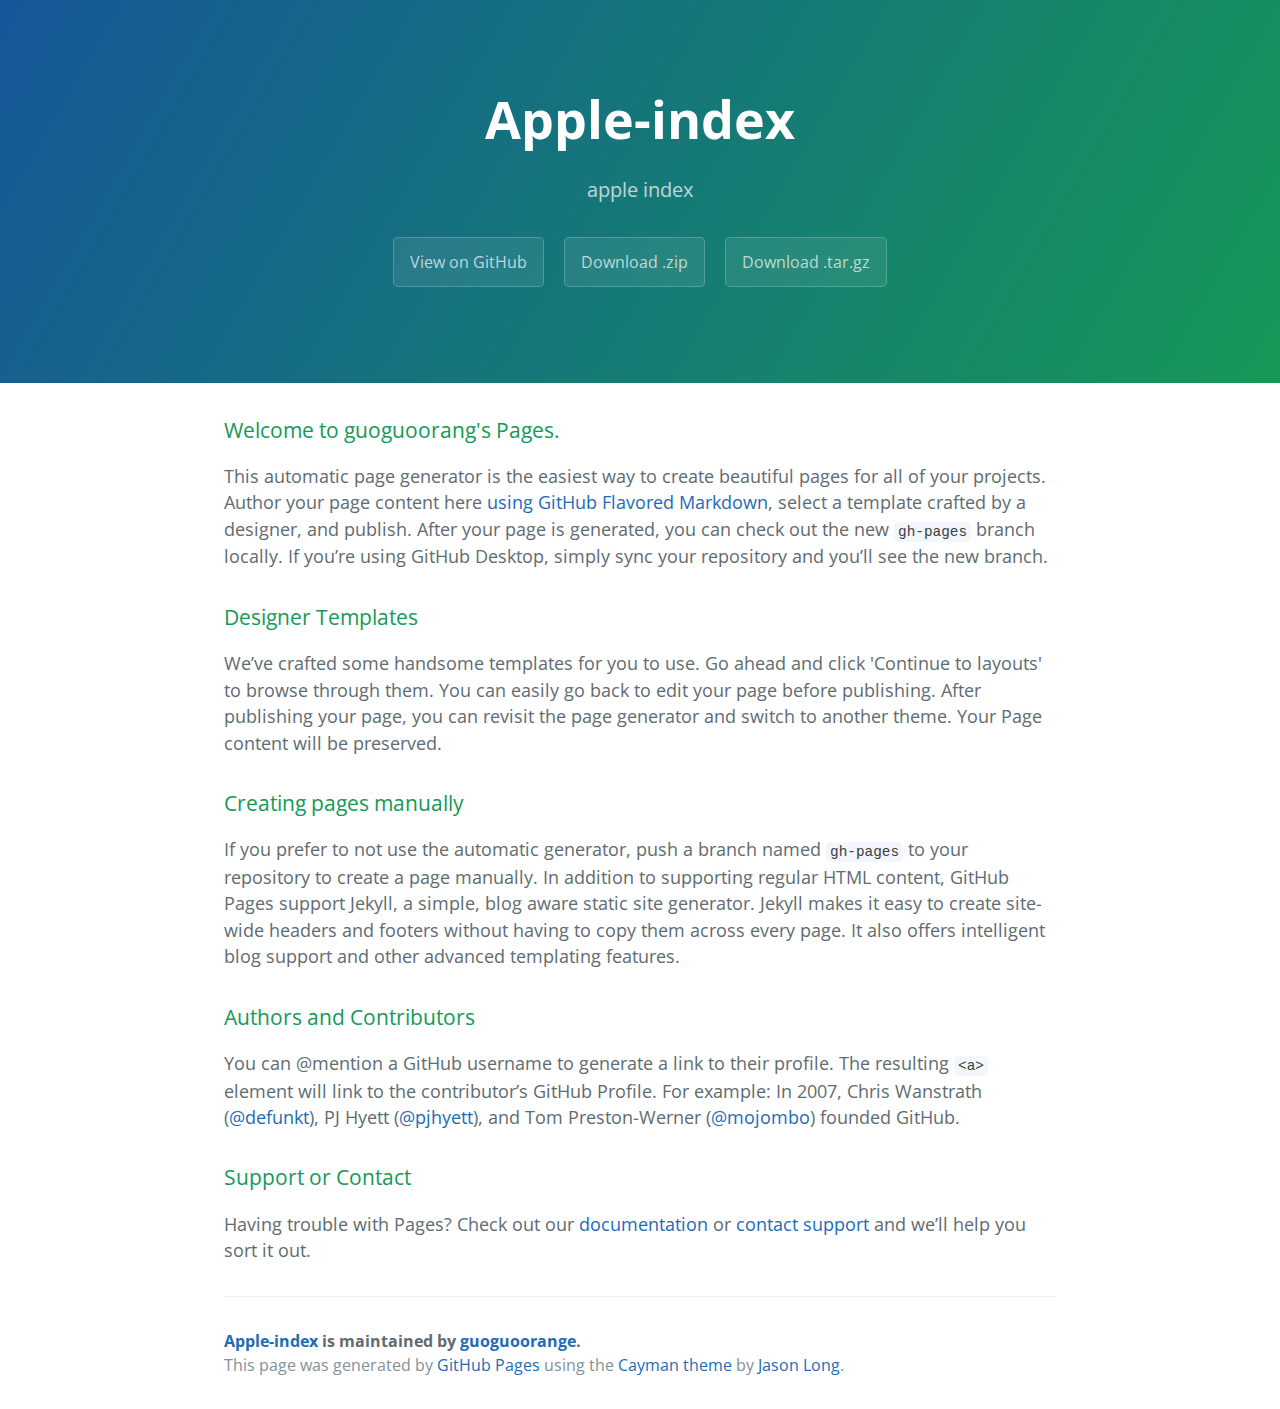
<file: index.html>
<!DOCTYPE html>
<html lang="en-us">
  <head>
    <meta charset="UTF-8">
    <title>Apple-index by guoguoorange</title>
    <meta name="viewport" content="width=device-width, initial-scale=1">
    <link rel="stylesheet" type="text/css" href="stylesheets/normalize.css" media="screen">
    <link href='https://fonts.googleapis.com/css?family=Open+Sans:400,700' rel='stylesheet' type='text/css'>
    <link rel="stylesheet" type="text/css" href="stylesheets/stylesheet.css" media="screen">
    <link rel="stylesheet" type="text/css" href="stylesheets/github-light.css" media="screen">
  </head>
  <body>
    <section class="page-header">
      <h1 class="project-name">Apple-index</h1>
      <h2 class="project-tagline">apple index</h2>
      <a href="https://github.com/guoguoorange/apple-index" class="btn">View on GitHub</a>
      <a href="https://github.com/guoguoorange/apple-index/zipball/master" class="btn">Download .zip</a>
      <a href="https://github.com/guoguoorange/apple-index/tarball/master" class="btn">Download .tar.gz</a>
    </section>

    <section class="main-content">
      <h3>
<a id="welcome-to-guoguoorangs-pages" class="anchor" href="#welcome-to-guoguoorangs-pages" aria-hidden="true"><span aria-hidden="true" class="octicon octicon-link"></span></a>Welcome to guoguoorang's Pages.</h3>

<p>This automatic page generator is the easiest way to create beautiful pages for all of your projects. Author your page content here <a href="https://guides.github.com/features/mastering-markdown/">using GitHub Flavored Markdown</a>, select a template crafted by a designer, and publish. After your page is generated, you can check out the new <code>gh-pages</code> branch locally. If you’re using GitHub Desktop, simply sync your repository and you’ll see the new branch.</p>

<h3>
<a id="designer-templates" class="anchor" href="#designer-templates" aria-hidden="true"><span aria-hidden="true" class="octicon octicon-link"></span></a>Designer Templates</h3>

<p>We’ve crafted some handsome templates for you to use. Go ahead and click 'Continue to layouts' to browse through them. You can easily go back to edit your page before publishing. After publishing your page, you can revisit the page generator and switch to another theme. Your Page content will be preserved.</p>

<h3>
<a id="creating-pages-manually" class="anchor" href="#creating-pages-manually" aria-hidden="true"><span aria-hidden="true" class="octicon octicon-link"></span></a>Creating pages manually</h3>

<p>If you prefer to not use the automatic generator, push a branch named <code>gh-pages</code> to your repository to create a page manually. In addition to supporting regular HTML content, GitHub Pages support Jekyll, a simple, blog aware static site generator. Jekyll makes it easy to create site-wide headers and footers without having to copy them across every page. It also offers intelligent blog support and other advanced templating features.</p>

<h3>
<a id="authors-and-contributors" class="anchor" href="#authors-and-contributors" aria-hidden="true"><span aria-hidden="true" class="octicon octicon-link"></span></a>Authors and Contributors</h3>

<p>You can @mention a GitHub username to generate a link to their profile. The resulting <code>&lt;a&gt;</code> element will link to the contributor’s GitHub Profile. For example: In 2007, Chris Wanstrath (<a href="https://github.com/defunkt" class="user-mention">@defunkt</a>), PJ Hyett (<a href="https://github.com/pjhyett" class="user-mention">@pjhyett</a>), and Tom Preston-Werner (<a href="https://github.com/mojombo" class="user-mention">@mojombo</a>) founded GitHub.</p>

<h3>
<a id="support-or-contact" class="anchor" href="#support-or-contact" aria-hidden="true"><span aria-hidden="true" class="octicon octicon-link"></span></a>Support or Contact</h3>

<p>Having trouble with Pages? Check out our <a href="https://help.github.com/pages">documentation</a> or <a href="https://github.com/contact">contact support</a> and we’ll help you sort it out.</p>

      <footer class="site-footer">
        <span class="site-footer-owner"><a href="https://github.com/guoguoorange/apple-index">Apple-index</a> is maintained by <a href="https://github.com/guoguoorange">guoguoorange</a>.</span>

        <span class="site-footer-credits">This page was generated by <a href="https://pages.github.com">GitHub Pages</a> using the <a href="https://github.com/jasonlong/cayman-theme">Cayman theme</a> by <a href="https://twitter.com/jasonlong">Jason Long</a>.</span>
      </footer>

    </section>

  
  </body>
</html>
</file>
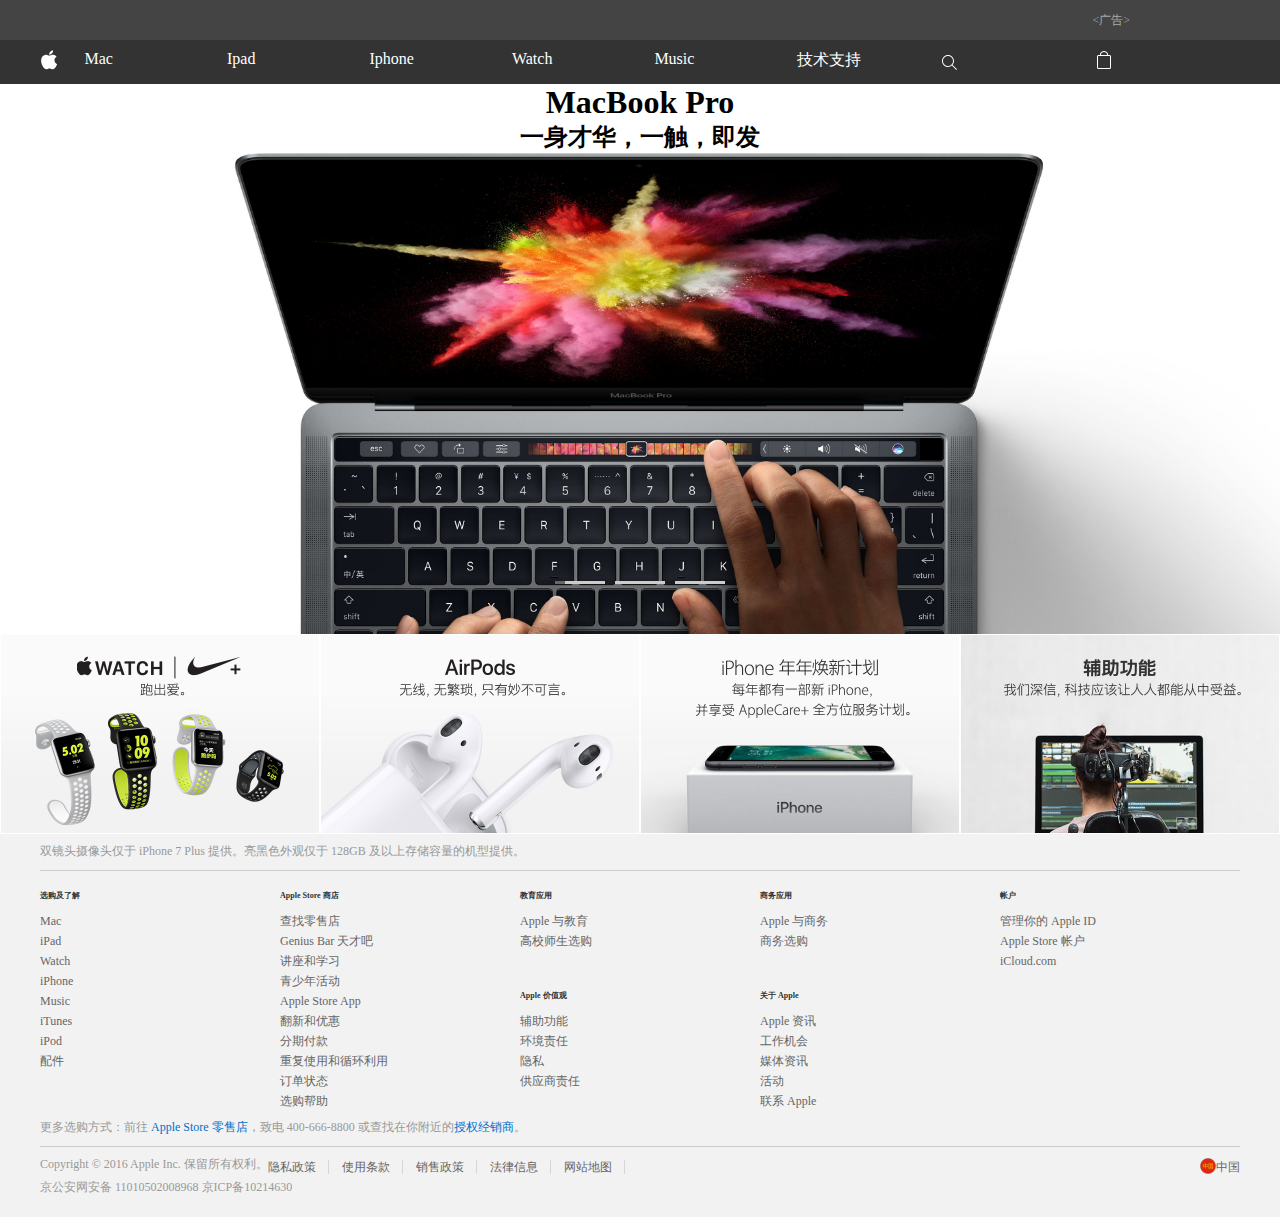
<file: apple/apple.html>
<!doctype html>
<html lang="en">
<head>
    <meta charset="UTF-8">
    <meta name="viewport"
          content="width=device-width, user-scalable=no, initial-scale=1.0, maximum-scale=1.0, minimum-scale=1.0">
    <meta http-equiv="X-UA-Compatible" content="ie=edge">
    <title>苹果官网</title>
    <link rel="stylesheet" href="index.css">
    <link rel="stylesheet" href="../css/apple.css">
    <script src="js/jquery.js"></script>
    <script src="js/apple.js"></script>

</head>
<body>
<div class="adv">
    <div class="adv-text">&lt;广告&gt;</div>
</div>
<div class="navbox">
    <div class="nav-innerbox">
        <ul>
            <li class="nav-xl">
                <div class="link-xl" href="#">
                    =
                    <ul class="son">
                        <li class="nav-mac">
                            <a class="link-mac" href="#" >Mac</a>
                        </li>
                        <li class="nav-ipad">
                            <a class="link-ipad" href="#">Ipad</a>
                        </li>
                        <li class="nav-iphone">
                            <a class="link-iphone" href="#">Iphone</a>
                        </li>
                        <li class="nav-watch">
                            <a class="link-watch" href="#">Watch</a>
                        </li>
                        <li class="nav-music">
                            <a class="link-music" href="#">Music</a>
                        </li>
                        <li class="nav-support">
                            <a class="link-support" href="#">技术支持</a>
                        </li>
                        <li class="nav-search" >
                            <a class="link-search" href="#">搜索apple.com</a>
                        </li>
                    </ul>
                </div>
            </li>
            <li class="nav-apple">
                <a class="link-apple" href="#"></a>
            </li>
            <li class="nav-mac">
                <a class="link-mac" href="#" >Mac</a>
            </li>
            <li class="nav-ipad">
                <a class="link-ipad" href="#">Ipad</a>
            </li>
            <li class="nav-iphone">
                <a class="link-iphone" href="#">Iphone</a>
            </li>
            <li class="nav-watch">
                <a class="link-watch" href="#">Watch</a>
            </li>
            <li class="nav-music">
                <a class="link-music" href="#">Music</a>
            </li>
            <li class="nav-support">
                <a class="link-support" href="#">技术支持</a>
            </li>
            <li class="nav-search" >
                <a class="link-search" href="#"></a>
            </li>
            <li class="nav-bag">
                <a class="link-bag" href="#"></a>
            </li>
        </ul>
    </div>
</div>
<div class="banner">
    <div class="bannerimg">
        <div class="imgbox">
            <h1>MacBook Pro</h1>
            <h2>一身才华，一触，即发</h2>
            <div class="bannerimg1"></div>
        </div>
        <div class="imgbox imgbox2">
            <h1>iPone</h1>
            <h2>,在此。</h2>
            <div class="bannerimg2"></div>
        </div>
        <div class="imgbox imgbox2">
            <h1>Apple 特别活动</h1>
            <h2>观看主题演讲。</h2>
            <div class="bannerimg3"></div>
        </div>
    </div>
    <div class="left">
        <div class="leftbtn">&lt;</div>
    </div>
    <div class="right">
        <div class="rightbtn">&gt;</div>
    </div>
    <div class="btnbox">
        <div class="btn">
            <div class="progress"></div>
        </div>
        <div class="btn">
            <div class="progress"></div>
        </div>
        <div class="btn">
            <div class="progress"></div>
        </div>
    </div>
</div>
<div class="xys-pic container">
    <div class="row">
        <div class="pic1 col-l-3 col-m-6 col-s-12"></div>
        <div class="pic2 col-l-3 col-m-6 col-s-12"></div>
        <div class="pic3 col-l-3 col-m-6 col-s-12"></div>
        <div class="pic4 col-l-3 col-m-6 col-s-12"></div>
    </div>
</div>
<div class="foot">
    <div class="notes">双镜头摄像头仅于 iPhone&nbsp;7&nbsp;Plus 提供。亮黑色外观仅于 128GB 及以上存储容量的机型提供。
    </div>
    <div class="link">
        <ul class="mb">
            <li>
                <h6>选购及了解</h6>
                <span>+</span>
            </li>
            <li class="m"><a href="#">Mac</a><a href="#">iPad</a><a href="#">Watch</a><a href="#">iPhone</a><a href="#">Music</a><a href="#">iTunes</a><a href="#">iPod</a><a href="#">配件</a></li>
        </ul>
        <ul class="mb">
            <li>
                <h6>Apple Store 商店</h6>
                <span>+</span>
            </li>
            <li  class="m"><a href="">查找零售店</a><a href="">Genius Bar 天才吧</a><a href="">讲座和学习</a><a href="">青少年活动</a><a href="">Apple Store App</a><a href="">翻新和优惠</a><a href="">分期付款</a><a href="">重复使用和循环利用</a><a href="">订单状态</a><a href="">选购帮助</a></li>
        </ul>
        <ul class="ol mb">
            <li>
                <h6>教育应用</h6>
                <span>+</span>
            </li>
            <li  class="m"><a href="#">Apple 与教育</a><a href="#">高校师生选购</a></li>
        </ul>
        <ul class="ol mb">
            <li>
                <h6>商务应用</h6>
                <span>+</span>
            </li>
            <li  class="m"><a href="#">Apple 与商务</a><a href="#">商务选购</a></li>
        </ul>
        <ul class="ol mb">
            <li>
                <h6>帐户</h6>
                <span>+</span>
            </li>
            <li class="m"><a href="#">管理你的 Apple ID</a><a href="#">Apple Store 帐户</a><a href="#">iCloud.com</a></li>
        </ul>
        <ul class="ol mb">
            <li>
                <h6>Apple 价值观</h6>
                <span>+</span>
            </li>
            <li class="m"><a href="#">辅助功能</a><a href="#">环境责任</a><a href="#">隐私</a><a href="#">供应商责任</a></li>
        </ul>
        <ul class="mb">
            <li>
                <h6>关于 Apple</h6>
                <span>+</span>
            </li>
            <li class="m"><a href="#">Apple 资讯</a><a href="#">工作机会</a><a href="#">媒体资讯</a><a href="#">活动</a><a href="#">联系 Apple</a></li>
        </ul>
    </div>
    <div class="notes n1">更多选购方式：前往 <span><a href="#">Apple Store 零售店</a></span>，致电 400-666-8800 或查找在你附近的<span><a href="#">授权经销商</a>。</span></div>
    <div class="contect">
        <div class="logo">
            <span></span>
            中国
        </div>
        <div class="notes">Copyright © 2016 Apple Inc. 保留所有权利。</div>
        <div class="not-links">
            <a class="not-link" href="#">隐私政策</a>
            <a class="not-link" href="#">使用条款</a>
            <a class="not-link" href="#">销售政策</a>
            <a class="not-link" href="#">法律信息</a>
            <a class="not-link" href="#">网站地图</a>
        </div>
    </div>
    <div style=" clear:both;margin-bottom:20px; color:#999;">京公安网安备&nbsp;11010502008968 <a href="#" style="color:#999;" >京ICP备10214630</a></div>
</div>

</body>
</html>
</file>
<file: stylesheets/stylesheet.css>
* {
  box-sizing: border-box; }

body {
  padding: 0;
  margin: 0;
  font-family: "Open Sans", "Helvetica Neue", Helvetica, Arial, sans-serif;
  font-size: 16px;
  line-height: 1.5;
  color: #606c71; }

a {
  color: #1e6bb8;
  text-decoration: none; }
  a:hover {
    text-decoration: underline; }

.btn {
  display: inline-block;
  margin-bottom: 1rem;
  color: rgba(255, 255, 255, 0.7);
  background-color: rgba(255, 255, 255, 0.08);
  border-color: rgba(255, 255, 255, 0.2);
  border-style: solid;
  border-width: 1px;
  border-radius: 0.3rem;
  transition: color 0.2s, background-color 0.2s, border-color 0.2s; }
  .btn + .btn {
    margin-left: 1rem; }

.btn:hover {
  color: rgba(255, 255, 255, 0.8);
  text-decoration: none;
  background-color: rgba(255, 255, 255, 0.2);
  border-color: rgba(255, 255, 255, 0.3); }

@media screen and (min-width: 64em) {
  .btn {
    padding: 0.75rem 1rem; } }

@media screen and (min-width: 42em) and (max-width: 64em) {
  .btn {
    padding: 0.6rem 0.9rem;
    font-size: 0.9rem; } }

@media screen and (max-width: 42em) {
  .btn {
    display: block;
    width: 100%;
    padding: 0.75rem;
    font-size: 0.9rem; }
    .btn + .btn {
      margin-top: 1rem;
      margin-left: 0; } }

.page-header {
  color: #fff;
  text-align: center;
  background-color: #159957;
  background-image: linear-gradient(120deg, #155799, #159957); }

@media screen and (min-width: 64em) {
  .page-header {
    padding: 5rem 6rem; } }

@media screen and (min-width: 42em) and (max-width: 64em) {
  .page-header {
    padding: 3rem 4rem; } }

@media screen and (max-width: 42em) {
  .page-header {
    padding: 2rem 1rem; } }

.project-name {
  margin-top: 0;
  margin-bottom: 0.1rem; }

@media screen and (min-width: 64em) {
  .project-name {
    font-size: 3.25rem; } }

@media screen and (min-width: 42em) and (max-width: 64em) {
  .project-name {
    font-size: 2.25rem; } }

@media screen and (max-width: 42em) {
  .project-name {
    font-size: 1.75rem; } }

.project-tagline {
  margin-bottom: 2rem;
  font-weight: normal;
  opacity: 0.7; }

@media screen and (min-width: 64em) {
  .project-tagline {
    font-size: 1.25rem; } }

@media screen and (min-width: 42em) and (max-width: 64em) {
  .project-tagline {
    font-size: 1.15rem; } }

@media screen and (max-width: 42em) {
  .project-tagline {
    font-size: 1rem; } }

.main-content :first-child {
  margin-top: 0; }
.main-content img {
  max-width: 100%; }
.main-content h1, .main-content h2, .main-content h3, .main-content h4, .main-content h5, .main-content h6 {
  margin-top: 2rem;
  margin-bottom: 1rem;
  font-weight: normal;
  color: #159957; }
.main-content p {
  margin-bottom: 1em; }
.main-content code {
  padding: 2px 4px;
  font-family: Consolas, "Liberation Mono", Menlo, Courier, monospace;
  font-size: 0.9rem;
  color: #383e41;
  background-color: #f3f6fa;
  border-radius: 0.3rem; }
.main-content pre {
  padding: 0.8rem;
  margin-top: 0;
  margin-bottom: 1rem;
  font: 1rem Consolas, "Liberation Mono", Menlo, Courier, monospace;
  color: #567482;
  word-wrap: normal;
  background-color: #f3f6fa;
  border: solid 1px #dce6f0;
  border-radius: 0.3rem; }
  .main-content pre > code {
    padding: 0;
    margin: 0;
    font-size: 0.9rem;
    color: #567482;
    word-break: normal;
    white-space: pre;
    background: transparent;
    border: 0; }
.main-content .highlight {
  margin-bottom: 1rem; }
  .main-content .highlight pre {
    margin-bottom: 0;
    word-break: normal; }
.main-content .highlight pre, .main-content pre {
  padding: 0.8rem;
  overflow: auto;
  font-size: 0.9rem;
  line-height: 1.45;
  border-radius: 0.3rem; }
.main-content pre code, .main-content pre tt {
  display: inline;
  max-width: initial;
  padding: 0;
  margin: 0;
  overflow: initial;
  line-height: inherit;
  word-wrap: normal;
  background-color: transparent;
  border: 0; }
  .main-content pre code:before, .main-content pre code:after, .main-content pre tt:before, .main-content pre tt:after {
    content: normal; }
.main-content ul, .main-content ol {
  margin-top: 0; }
.main-content blockquote {
  padding: 0 1rem;
  margin-left: 0;
  color: #819198;
  border-left: 0.3rem solid #dce6f0; }
  .main-content blockquote > :first-child {
    margin-top: 0; }
  .main-content blockquote > :last-child {
    margin-bottom: 0; }
.main-content table {
  display: block;
  width: 100%;
  overflow: auto;
  word-break: normal;
  word-break: keep-all; }
  .main-content table th {
    font-weight: bold; }
  .main-content table th, .main-content table td {
    padding: 0.5rem 1rem;
    border: 1px solid #e9ebec; }
.main-content dl {
  padding: 0; }
  .main-content dl dt {
    padding: 0;
    margin-top: 1rem;
    font-size: 1rem;
    font-weight: bold; }
  .main-content dl dd {
    padding: 0;
    margin-bottom: 1rem; }
.main-content hr {
  height: 2px;
  padding: 0;
  margin: 1rem 0;
  background-color: #eff0f1;
  border: 0; }

@media screen and (min-width: 64em) {
  .main-content {
    max-width: 64rem;
    padding: 2rem 6rem;
    margin: 0 auto;
    font-size: 1.1rem; } }

@media screen and (min-width: 42em) and (max-width: 64em) {
  .main-content {
    padding: 2rem 4rem;
    font-size: 1.1rem; } }

@media screen and (max-width: 42em) {
  .main-content {
    padding: 2rem 1rem;
    font-size: 1rem; } }

.site-footer {
  padding-top: 2rem;
  margin-top: 2rem;
  border-top: solid 1px #eff0f1; }

.site-footer-owner {
  display: block;
  font-weight: bold; }

.site-footer-credits {
  color: #819198; }

@media screen and (min-width: 64em) {
  .site-footer {
    font-size: 1rem; } }

@media screen and (min-width: 42em) and (max-width: 64em) {
  .site-footer {
    font-size: 1rem; } }

@media screen and (max-width: 42em) {
  .site-footer {
    font-size: 0.9rem; } }
</file>
<file: stylesheets/github-light.css>
/*
The MIT License (MIT)

Copyright (c) 2016 GitHub, Inc.

Permission is hereby granted, free of charge, to any person obtaining a copy
of this software and associated documentation files (the "Software"), to deal
in the Software without restriction, including without limitation the rights
to use, copy, modify, merge, publish, distribute, sublicense, and/or sell
copies of the Software, and to permit persons to whom the Software is
furnished to do so, subject to the following conditions:

The above copyright notice and this permission notice shall be included in all
copies or substantial portions of the Software.

THE SOFTWARE IS PROVIDED "AS IS", WITHOUT WARRANTY OF ANY KIND, EXPRESS OR
IMPLIED, INCLUDING BUT NOT LIMITED TO THE WARRANTIES OF MERCHANTABILITY,
FITNESS FOR A PARTICULAR PURPOSE AND NONINFRINGEMENT. IN NO EVENT SHALL THE
AUTHORS OR COPYRIGHT HOLDERS BE LIABLE FOR ANY CLAIM, DAMAGES OR OTHER
LIABILITY, WHETHER IN AN ACTION OF CONTRACT, TORT OR OTHERWISE, ARISING FROM,
OUT OF OR IN CONNECTION WITH THE SOFTWARE OR THE USE OR OTHER DEALINGS IN THE
SOFTWARE.

*/

.pl-c /* comment */ {
  color: #969896;
}

.pl-c1 /* constant, variable.other.constant, support, meta.property-name, support.constant, support.variable, meta.module-reference, markup.raw, meta.diff.header */,
.pl-s .pl-v /* string variable */ {
  color: #0086b3;
}

.pl-e /* entity */,
.pl-en /* entity.name */ {
  color: #795da3;
}

.pl-smi /* variable.parameter.function, storage.modifier.package, storage.modifier.import, storage.type.java, variable.other */,
.pl-s .pl-s1 /* string source */ {
  color: #333;
}

.pl-ent /* entity.name.tag */ {
  color: #63a35c;
}

.pl-k /* keyword, storage, storage.type */ {
  color: #a71d5d;
}

.pl-s /* string */,
.pl-pds /* punctuation.definition.string, string.regexp.character-class */,
.pl-s .pl-pse .pl-s1 /* string punctuation.section.embedded source */,
.pl-sr /* string.regexp */,
.pl-sr .pl-cce /* string.regexp constant.character.escape */,
.pl-sr .pl-sre /* string.regexp source.ruby.embedded */,
.pl-sr .pl-sra /* string.regexp string.regexp.arbitrary-repitition */ {
  color: #183691;
}

.pl-v /* variable */ {
  color: #ed6a43;
}

.pl-id /* invalid.deprecated */ {
  color: #b52a1d;
}

.pl-ii /* invalid.illegal */ {
  color: #f8f8f8;
  background-color: #b52a1d;
}

.pl-sr .pl-cce /* string.regexp constant.character.escape */ {
  font-weight: bold;
  color: #63a35c;
}

.pl-ml /* markup.list */ {
  color: #693a17;
}

.pl-mh /* markup.heading */,
.pl-mh .pl-en /* markup.heading entity.name */,
.pl-ms /* meta.separator */ {
  font-weight: bold;
  color: #1d3e81;
}

.pl-mq /* markup.quote */ {
  color: #008080;
}

.pl-mi /* markup.italic */ {
  font-style: italic;
  color: #333;
}

.pl-mb /* markup.bold */ {
  font-weight: bold;
  color: #333;
}

.pl-md /* markup.deleted, meta.diff.header.from-file */ {
  color: #bd2c00;
  background-color: #ffecec;
}

.pl-mi1 /* markup.inserted, meta.diff.header.to-file */ {
  color: #55a532;
  background-color: #eaffea;
}

.pl-mdr /* meta.diff.range */ {
  font-weight: bold;
  color: #795da3;
}

.pl-mo /* meta.output */ {
  color: #1d3e81;
}
</file>
<file: apple/index.css>
*{
    margin:0;padding:0;list-style: none;
}
a{
    color: #666;
    text-decoration: none;
}
.adv {
    background: #444;
    width: 100%;
    height: 40px;
    min-width: 357px;
}
.adv .adv-text {
    color: #a8a8aa;
    font-size: 12px;
    line-height: 40px;
    overflow: hidden;
    text-align: right;
    max-width: 976px;
    margin: 0 auto;
    position: absolute;
    right: 150px;
}
.navbox{
    width: 100%;
    height: 48px;
    max-height: 44px;
    font-size: 18px;
    background:#333;
}
.nav-innerbox{
    margin: 0 auto;
    width: 98%;
}
.nav-innerbox li{
    display: inline-block;
    height: 44px;
    z-index: 1;
    vertical-align:top;
    width: 0;

}
.nav-innerbox li a{
    font-size: 16px;
    display: none;
    padding: 10px 0;
    height: 44px;
    text-decoration: none;
    color:#fff;
    margin: 0 auto;
}
.nav-innerbox .nav-xl{
    /*width: 25%;*/
    width: 30%;
    text-align: left;

}
.nav-innerbox .nav-xl .link-xl{
    color:#fff;
    display: block;
    font-size: 30px;
    line-height: 25px;
    font-weight: 900;
    position:relative;
}
.link-xl .son{
    width: 100%;
    position: absolute;
    top:44px;
    left:-10px;
    padding:0 30px;
    background: #000;
    z-index: 3;
    display: none;

}
.son li{
    width: 100%;
    background: #000;
    border-bottom: 1px solid #666;

}
.link-xl .son li a{
    display: block;
    color: #ccc;
    padding:10px ;
}
.nav-innerbox .nav-apple{
    width: 20%;
    text-align: center;
}
.nav-innerbox .nav-bag{
    /*width: 4%;*/
    width: 25%;
    text-align: right;

}
.nav-innerbox li .link-apple{
    display: inline-block;
    background-repeat: no-repeat;
    background-size: 20px 44px;
    background-image: url(img/image_large.svg);
    background-position: center center;
    /*width: 20px;*/
    width:80%;
}
.nav-innerbox li .link-bag{
    display: inline-block;
    background-repeat: no-repeat;
    background-size: 20px 44px;
    background-image: url(img/image_large2.svg);
    background-position: center center;
    /*width: 20px;*/
    width:80%;

}
.banner{
    width: 100%;
    height:550px;
    min-width: 357px;
    position: relative;
    overflow: hidden;
}
.bannerimg{
    width: 100%;
    height:100%;
    position: relative;

}
.imgbox{
    width: 100%;
    height:100%;
    position: absolute;
    top:0;
    left:0;
}
.banner h1,.banner h2{
    margin:0 auto;
    text-align: center;

}
.bannerimg1{
    width:auto;
    height:100%;
    background:url(img/macbookpro_small_2x.jpg) no-repeat;
    background-size:100% 100% ;
    background-position:top center;
}
.imgbox2{
    position: absolute;
    top:0;
    left:100%;
}
.imgbox2 h1,.imgbox2 h2{
    color:#fff;

}
.bannerimg2{
    height:550px;
    margin-top: -70px;
    background:url(img/iphone_square_large.jpg) no-repeat;
    width: 100%;
    background-size:100% 100% ;
    background-position:top center;
}
.bannerimg3{
    height:550px;
    margin-top: -70px;
    background:url(img/event_small.jpg) no-repeat;
    width: 100%;
    background-size:100% 100% ;
    background-position:center;
}
.leftbtn,.rightbtn{
    width:60px;height:60px;
    background: #ddd;
    border-radius: 50% ;
    position: absolute;
    top:0;bottom:0;
    margin:auto;
    color: #999;
    z-index: 2;
    text-align: center;
    line-height: 60px;
    font-size: 40px;
    opacity: 0;
    transition: opacity .5s linear;
}
.leftbtn{
    left:20px;
}
.rightbtn{
    right:20px;
}
.left,.right{
    width: 20%;
    height:100%;
    position: absolute;

}
.left{
    top:0;
    left:0;
}
.right{
    top:0;
    right:0;
}
.left:hover>.leftbtn{
    opacity: 1;
}
.right:hover>.rightbtn{
    opacity: 1;
}
.btnbox{
    width: 170px;
    height:3px;
    position: absolute;
    left:0;
    right:0;
    bottom:50px;
    margin:auto;
}
.btn{
    width:50px;
    height: 100%;
    float: left;
    margin-right: 10px;
    background: #ccc;
    z-index: 2;
    position: relative;
}
.btn:last-child{
    margin:0;
}
.progress{
    background: #666;
    height:100%;
    width: 0;
}
.xys-pic{
    min-width: 357px;
}
.pic1{
    background-image: url(img/nike_watch_small_2x.jpg);
    background-size: 736px 200px;
    background-repeat: no-repeat;
    background-position:top center;
}
.pic2{
    background-image: url(img/airpods_small_2x.jpg);
    background-size: 736px 200px;
    background-repeat: no-repeat;
    background-position:top center;
}
.pic3{
    background-image: url(img/iphone_upgrade_small_2x.jpg);
    background-size: 736px 200px;
    background-repeat: no-repeat;
    background-position:top center;
}
.pic4{
    background-image: url(img/accessibility_small_2x.jpg);
    background-size: 736px 200px;
    background-repeat: no-repeat;
    background-position:top center;
}
.foot{
    margin: 0 auto;
    padding: 0 40px;
    font-size: 12px;
    line-height: 1.66667;
    font-weight: 400;
    background-color: #f2f2f2;
    color: #666;
    overflow: hidden;
    width:100%;
    min-width: 357px;
}
.link ul{
    border-bottom: 1px solid #ccc;

}
.ol{
    border-bottom: 1px solid #ccc;
}
.link h6{
    padding:20px auto;
    float: left;
    display: block;
}
.link li:first-child{
    height:40px;
    line-height: 40px;
}
.link span{
    float: right;
    display: block;
}
.link .m{
    display: none;
}
.link a{
    /*display:none;*/
    display: block;
}
.logo{
    float: none;
    display: block;
    margin: 10px 0;
}
.logo span{
    background-image: url(img/32.png);
    background-repeat: no-repeat;
    background-size: 16px 16px;
    display: inline-block;
    width: 16px;
    height: 16px;
    padding-right: 5px;
    background-position: left center;
    cursor: pointer;
    float: left;
    margin-top: 1px;
}
.notes{
    color: #999;
    margin:10px auto;
    font-size: 12px;
    line-height: 1.33333;
    font-weight: 400;
    letter-spacing: normal;

}
.notes span a{
    color: #0070c9;
}
.contect .notes{
    float:none;
    margin:0;
}
.not-links{
    float:none;
}
.not-link{
    border-right: 1px solid #d6d6d6;
    margin-right: 10px;
    padding-right: 12px;
    white-space: nowrap;
}
@media screen and (min-width:710px){

    .bannerimg1{
        background:url(img/macbookpro_medium_2x.jpg) no-repeat;
        background-size:cover ;
        background-position:top center;
    }
    .bannerimg2{
        background:url(img/iphone_large.jpg) no-repeat;
        background-size:cover ;
        background-position:top center;
    }
    .bannerimg3{
        background:url(img/event_medium.jpg) no-repeat;
        background-size:cover ;
        background-position:center;
    }

    .pic1{
        background-image: url(img/nike_watch_medium_2x.jpg);
        background-size: 640px 200px;
        background-repeat: no-repeat;
        background-position:top center;
    }
    .pic2{
        background-image: url(img/airpods_medium_2x.jpg);
        background-size: 640px 200px;
        background-repeat: no-repeat;
        background-position:top center;
    }
    .pic3{
        background-image: url(img/iphone_upgrade_medium_2x.jpg);
        background-size: 640px 200px;
        background-repeat: no-repeat;
        background-position:top center;
    }
    .pic4{
        background-image: url(img/accessibility_medium_2x.jpg);
        background-size: 640px 200px;
        background-repeat: no-repeat;
        background-position:top center;
    }
}
@media screen and (min-width:800px){
    .nav-innerbox li{
        height: 44px;
        display: inline-block;
        z-index: 1;
        vertical-align:top;
        width:11%;

    }
    .nav-innerbox .nav-xl{
        width: 0;
    }
    .nav-innerbox .nav-xl .link-xl{
        color:#333;
        display: none;
    }
    .nav-innerbox .nav-apple{
        width: 5%;
    }
    .nav-innerbox .nav-bag{
        width: 3%;
    }
    .nav-innerbox li a{
        font-size: 16px;
        text-align: center;
        display: inline-block;
        height: 44px;text-decoration: none;
        color:#fff;
    }
    .link-xl{
        display: none;
    }
    .link-apple{
        background-repeat: no-repeat;
        background-size: 20px 44px;
        background-image: url(img/image_large.svg);
        background-position: center center;
        width: 20px;
    }
    .link-search{
        background-repeat: no-repeat;
        background-size: 20px 44px;
        background-image: url(img/image_large1.svg);
        background-position: center center;
        width: 20px;
    }
    .link-bag{
        background-repeat: no-repeat;
        background-size: 20px 44px;
        background-image: url(img/image_large2.svg);
        background-position: center center;
        width: 20px;
    }
    .link{
        width: 100%;
        height:240px;
        border-top:1px solid #ccc;
    }
    .link ul {
        margin-top: 10px;
        color: #333;
        float: left;
        width: 20%;
        border-bottom: none;
    }
    .link li:first-child{
        height:30px;
        line-height: 30px;

    }
    .ol{
        width: 20%;
        float: left;
        border-bottom: 1px solid #ccc;
    }
    .link .m{
        display: block;
    }
    .link span{
        display:none;
    }
    .ol{
        border-bottom: none;
    }
    .link a{
        display:block;
    }
    .n1{
        padding-bottom: 10px;
        border-bottom: 1px solid #ccc;
    }
    .logo{
        margin: 0;
        float: right;
    }
    .contect .notes{
        float: left;

    }
    .not-links {
        float: left;
    }
}
@media screen and (min-width:1055px){
    .bannerimg1{
        background:url(img/macbookpro_large_2x.jpg) no-repeat;
        background-size:cover ;
        background-position:top center;
    }
    .bannerimg3{
        background:url(img/event_large.jpg) no-repeat;
        background-size:cover ;
        background-position:50% 22%;
    }

    .pic1{
        background-image: url(img/nike_watch_large_2x.jpg);
        background-size: 360px 200px;
        background-repeat: no-repeat;
        background-position:top center;
    }
    .pic2{
        background-image: url(img/airpods_large_2x.jpg);
        background-size: 360px 200px;
        background-repeat: no-repeat;
        background-position:top center;
    }
    .pic3{
        background-image: url(img/iphone_upgrade_large_2x.jpg);
        background-size: 360px 200px;
        background-repeat: no-repeat;
        background-position:top center;
    }
    .pic4{
        background-image: url(img/accessibility_large_2x.jpg);
        background-size: 360px 200px;
        background-repeat: no-repeat;
        background-position:top center;
    }
}
div[class*=col]{
    height:200px;
    border:1px solid #fff;
}
</file>
<file: css/apple.css>
* {
  box-sizing: border-box;
}
/*小屏的时候*/
.container {
  width: 100%;
  min-width: 357px;
  margin: auto;
}
.container > .row {
  width: 100%;
}
.container > .row:before,
.container > .row:after {
  content: "";
  display: block;
}
.container > .row:after {
  clear: both;
}
.container-fluid {
  width: 100%;
  margin: auto;
}
.container-fluid > .row {
  width: 100%;
}
.container-fluid > .row:before,
.container-fluid > .row:after {
  content: "";
  display: block;
}
.container-fluid > .row:after {
  clear: both;
}
/*最小屏*/
.container > .row > .col-s-1 {
  float: left;
  width: 8.33333333%;
}
.container-fluid > .row > .col-s-1 {
  float: left;
  width: 8.33333333%;
}
.container > .row > .col-s-2 {
  float: left;
  width: 16.66666667%;
}
.container-fluid > .row > .col-s-2 {
  float: left;
  width: 16.66666667%;
}
.container > .row > .col-s-3 {
  float: left;
  width: 25%;
}
.container-fluid > .row > .col-s-3 {
  float: left;
  width: 25%;
}
.container > .row > .col-s-4 {
  float: left;
  width: 33.33333333%;
}
.container-fluid > .row > .col-s-4 {
  float: left;
  width: 33.33333333%;
}
.container > .row > .col-s-5 {
  float: left;
  width: 41.66666667%;
}
.container-fluid > .row > .col-s-5 {
  float: left;
  width: 41.66666667%;
}
.container > .row > .col-s-6 {
  float: left;
  width: 50%;
}
.container-fluid > .row > .col-s-6 {
  float: left;
  width: 50%;
}
.container > .row > .col-s-7 {
  float: left;
  width: 58.33333333%;
}
.container-fluid > .row > .col-s-7 {
  float: left;
  width: 58.33333333%;
}
.container > .row > .col-s-8 {
  float: left;
  width: 66.66666667%;
}
.container-fluid > .row > .col-s-8 {
  float: left;
  width: 66.66666667%;
}
.container > .row > .col-s-9 {
  float: left;
  width: 75%;
}
.container-fluid > .row > .col-s-9 {
  float: left;
  width: 75%;
}
.container > .row > .col-s-10 {
  float: left;
  width: 83.33333333%;
}
.container-fluid > .row > .col-s-10 {
  float: left;
  width: 83.33333333%;
}
.container > .row > .col-s-11 {
  float: left;
  width: 91.66666667%;
}
.container-fluid > .row > .col-s-11 {
  float: left;
  width: 91.66666667%;
}
.container > .row > .col-s-12 {
  float: left;
  width: 100%;
}
.container-fluid > .row > .col-s-12 {
  float: left;
  width: 100%;
}
.col-s-hide {
  display: none;
}
/*中屏*/
@media screen and (min-width: 710px) {
  .container {
    width: 100%;
    margin: auto;
  }
  .container > .row > .col-m-1 {
    float: left;
    width: 8.33333333%;
  }
  .container-fluid > .row > .col-m-1 {
    float: left;
    width: 8.33333333%;
  }
  .container > .row > .col-m-2 {
    float: left;
    width: 16.66666667%;
  }
  .container-fluid > .row > .col-m-2 {
    float: left;
    width: 16.66666667%;
  }
  .container > .row > .col-m-3 {
    float: left;
    width: 25%;
  }
  .container-fluid > .row > .col-m-3 {
    float: left;
    width: 25%;
  }
  .container > .row > .col-m-4 {
    float: left;
    width: 33.33333333%;
  }
  .container-fluid > .row > .col-m-4 {
    float: left;
    width: 33.33333333%;
  }
  .container > .row > .col-m-5 {
    float: left;
    width: 41.66666667%;
  }
  .container-fluid > .row > .col-m-5 {
    float: left;
    width: 41.66666667%;
  }
  .container > .row > .col-m-6 {
    float: left;
    width: 50%;
  }
  .container-fluid > .row > .col-m-6 {
    float: left;
    width: 50%;
  }
  .container > .row > .col-m-7 {
    float: left;
    width: 58.33333333%;
  }
  .container-fluid > .row > .col-m-7 {
    float: left;
    width: 58.33333333%;
  }
  .container > .row > .col-m-8 {
    float: left;
    width: 66.66666667%;
  }
  .container-fluid > .row > .col-m-8 {
    float: left;
    width: 66.66666667%;
  }
  .container > .row > .col-m-9 {
    float: left;
    width: 75%;
  }
  .container-fluid > .row > .col-m-9 {
    float: left;
    width: 75%;
  }
  .container > .row > .col-m-10 {
    float: left;
    width: 83.33333333%;
  }
  .container-fluid > .row > .col-m-10 {
    float: left;
    width: 83.33333333%;
  }
  .container > .row > .col-m-11 {
    float: left;
    width: 91.66666667%;
  }
  .container-fluid > .row > .col-m-11 {
    float: left;
    width: 91.66666667%;
  }
  .container > .row > .col-m-12 {
    float: left;
    width: 100%;
  }
  .container-fluid > .row > .col-m-12 {
    float: left;
    width: 100%;
  }
  .col-s-hide {
    display: block;
  }
  .col-l-hide {
    display: block;
  }
  .col-m-hide {
    display: none;
  }
}
/*大屏*/
@media screen and (min-width: 1055px) {
  .container {
    width: 100%;
    margin: auto;
  }
  .container > .row > .col-l-1 {
    float: left;
    width: 8.33333333%;
  }
  .container-fluid > .row > .col-l-1 {
    float: left;
    width: 8.33333333%;
  }
  .container > .row > .col-l-2 {
    float: left;
    width: 16.66666667%;
  }
  .container-fluid > .row > .col-l-2 {
    float: left;
    width: 16.66666667%;
  }
  .container > .row > .col-l-3 {
    float: left;
    width: 25%;
  }
  .container-fluid > .row > .col-l-3 {
    float: left;
    width: 25%;
  }
  .container > .row > .col-l-4 {
    float: left;
    width: 33.33333333%;
  }
  .container-fluid > .row > .col-l-4 {
    float: left;
    width: 33.33333333%;
  }
  .container > .row > .col-l-5 {
    float: left;
    width: 41.66666667%;
  }
  .container-fluid > .row > .col-l-5 {
    float: left;
    width: 41.66666667%;
  }
  .container > .row > .col-l-6 {
    float: left;
    width: 50%;
  }
  .container-fluid > .row > .col-l-6 {
    float: left;
    width: 50%;
  }
  .container > .row > .col-l-7 {
    float: left;
    width: 58.33333333%;
  }
  .container-fluid > .row > .col-l-7 {
    float: left;
    width: 58.33333333%;
  }
  .container > .row > .col-l-8 {
    float: left;
    width: 66.66666667%;
  }
  .container-fluid > .row > .col-l-8 {
    float: left;
    width: 66.66666667%;
  }
  .container > .row > .col-l-9 {
    float: left;
    width: 75%;
  }
  .container-fluid > .row > .col-l-9 {
    float: left;
    width: 75%;
  }
  .container > .row > .col-l-10 {
    float: left;
    width: 83.33333333%;
  }
  .container-fluid > .row > .col-l-10 {
    float: left;
    width: 83.33333333%;
  }
  .container > .row > .col-l-11 {
    float: left;
    width: 91.66666667%;
  }
  .container-fluid > .row > .col-l-11 {
    float: left;
    width: 91.66666667%;
  }
  .container > .row > .col-l-12 {
    float: left;
    width: 100%;
  }
  .container-fluid > .row > .col-l-12 {
    float: left;
    width: 100%;
  }
  .col-s-hide {
    display: block;
  }
  .col-m-hide {
    display: block;
  }
  .col-l-hide {
    display: none;
  }
}
/*清除浮动*/
</file>
